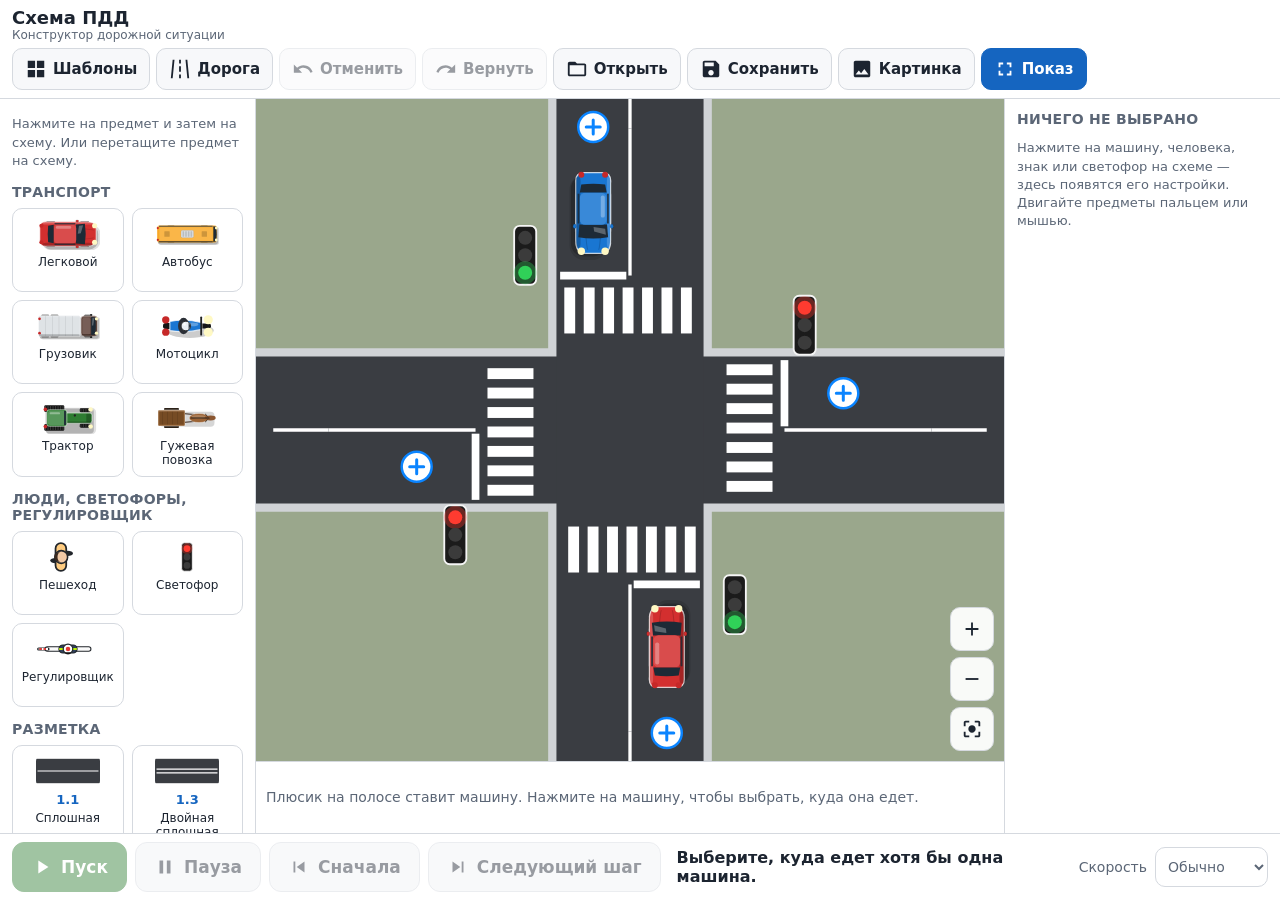
<file: index.html>
<!doctype html>
<html lang="ru">
  <head>
    <meta charset="UTF-8" />
    <link rel="icon" type="image/svg+xml" href="./favicon.svg" />
    <meta name="viewport" content="width=device-width, initial-scale=1.0, maximum-scale=1" />
    <title>Схема ПДД — конструктор дорожной ситуации</title>
    <script type="module" crossorigin src="./assets/index-DprEfQg2.js"></script>
    <link rel="stylesheet" crossorigin href="./assets/index-CvDJuKah.css">
  </head>
  <body>
    <div id="root"></div>
  </body>
</html>
</file>
<file: assets/index-CvDJuKah.css>
:root{--bg:#eef0f3;--panel:#fff;--line:#d5d9df;--text:#1c2430;--muted:#5b6676;--accent:#1565c0;--accent-soft:#e3effc;--go:#2e7d32;--danger:#c62828;color:var(--text);font-family:Segoe UI,system-ui,-apple-system,Roboto,Arial,sans-serif}*{box-sizing:border-box}html,body,#root{background:var(--bg);overscroll-behavior:none;-webkit-tap-highlight-color:transparent;-webkit-touch-callout:none;-webkit-text-size-adjust:100%;-webkit-user-select:none;user-select:none;width:100%;height:100%;margin:0;overflow:hidden}button,select,input{touch-action:manipulation}input{-webkit-user-select:text;user-select:text}button,select,input{font:inherit;color:inherit}button{cursor:pointer}button:disabled{cursor:default;opacity:.45}button:focus-visible,select:focus-visible,input:focus-visible{outline-offset:1px;outline:3px solid #90caf9}.icon{flex-shrink:0;width:22px;height:22px}.app{flex-direction:column;width:100%;height:100dvh;display:flex}.topbar{background:var(--panel);border-bottom:1px solid var(--line);flex-wrap:wrap;flex-shrink:0;align-items:center;gap:6px 12px;padding:8px 12px;display:flex}.brand{flex-direction:column;margin-right:auto;line-height:1.15;display:flex}.brand strong{font-size:18px}.brand span{color:var(--muted);font-size:12px}.top-actions{flex-wrap:wrap;gap:6px;display:flex}.tbtn{border:1px solid var(--line);background:#f7f8fa;border-radius:10px;align-items:center;gap:6px;min-height:42px;padding:0 12px;font-size:15px;font-weight:600;display:inline-flex}.tbtn:hover:not(:disabled){background:var(--accent-soft);border-color:#9fc4ec}.tbtn.is-on{background:var(--accent-soft);border-color:var(--accent)}.tbtn-show{background:var(--accent);border-color:var(--accent);color:#fff}.tbtn-show:hover:not(:disabled){background:#0d4f99;border-color:#0d4f99}.only-narrow,.only-phone,.config-pill{display:none}.more-dots{height:22px;font-size:22px;line-height:18px}.side{-webkit-overflow-scrolling:touch;overscroll-behavior:contain}@media (pointer:coarse){input,select{font-size:16px!important}}.body{flex:1;min-height:0;display:flex;position:relative}.side{background:var(--panel);flex-shrink:0;width:256px;padding:12px;overflow:hidden auto}.side-left{border-right:1px solid var(--line)}.side-right{border-left:1px solid var(--line);width:276px}.stage{background:#9aa78c;flex-direction:column;flex:1;min-width:0;display:flex;position:relative}.scheme{flex:1;min-height:0;position:relative;overflow:hidden}.zoom{flex-direction:column;gap:6px;display:flex;position:absolute;bottom:10px;right:10px}.zoom-btn{border:1px solid var(--line);background:#fffffff0;border-radius:10px;place-items:center;width:44px;height:44px;display:grid}.banner{background:#fffbe6;border-bottom:2px solid #f9a825;flex-wrap:wrap;flex:none;justify-content:space-between;align-items:center;gap:8px 14px;padding:8px 12px;font-size:15px;font-weight:600;display:flex;box-shadow:0 4px 14px #0000002e}.banner-actions{flex-wrap:wrap;gap:6px;display:flex}h3{letter-spacing:.02em;text-transform:uppercase;color:var(--muted);margin:14px 0 8px;font-size:14px}h3:first-child{margin-top:0}h4{margin:12px 0 6px;font-size:14px}.insp-title{text-transform:none;letter-spacing:0;color:var(--text);font-size:17px;line-height:1.25}.panel-hint{color:var(--muted);margin:4px 0 8px;font-size:13px;line-height:1.4}.pal-grid{grid-template-columns:1fr 1fr;gap:8px;display:grid}.pal-item{border:1px solid var(--line);text-align:center;touch-action:pan-y;-webkit-user-select:none;user-select:none;background:#fff;border-radius:10px;flex-direction:column;align-items:center;gap:4px;min-width:0;min-height:84px;padding:8px 6px;display:flex}.pal-item:hover{background:#f4f9ff;border-color:#9fc4ec}.pal-item.is-armed{border:2px solid var(--accent);background:var(--accent-soft)}.pal-art{place-items:center;min-height:34px;display:grid}.pal-road{border-radius:6px}.pal-code{color:var(--accent);font-size:13px;font-weight:800}.pal-label{color:var(--text);-webkit-line-clamp:3;line-clamp:3;-webkit-box-orient:vertical;font-size:12px;line-height:1.2;display:-webkit-box;overflow:hidden}.drag-ghost{z-index:100;background:var(--accent);color:#fff;pointer-events:none;border-radius:8px;padding:6px 10px;font-size:13px;position:fixed;transform:translate(12px,12px)}.btn{border:1px solid var(--line);background:#f7f8fa;border-radius:10px;justify-content:center;align-items:center;gap:6px;min-height:40px;padding:0 12px;font-size:14px;font-weight:600;display:inline-flex}.btn:hover:not(:disabled){background:var(--accent-soft)}.btn-primary{background:var(--accent);border-color:var(--accent);color:#fff}.btn-primary:hover:not(:disabled){background:#0d4f99}.btn-danger{color:var(--danger);border-color:#e7b4b4}.btn-row{flex-wrap:wrap;gap:6px;display:flex}.insp-actions{margin-top:16px}.swatches{flex-wrap:wrap;gap:8px;display:flex}.swatch{border:2px solid #9aa3b0;border-radius:50%;width:32px;height:32px;padding:0}.swatch.is-on{border:3px solid var(--accent);box-shadow:inset 0 0 0 2px #fff}.seg{border:1px solid var(--line);border-radius:10px;display:flex;overflow:hidden}.seg-wrap{flex-wrap:wrap}.seg-btn{border:0;border-right:1px solid var(--line);background:#f7f8fa;flex:1;min-height:40px;padding:0 8px;font-size:14px;font-weight:600}.seg-btn:last-child{border-right:0}.seg-btn.is-on{background:var(--accent);color:#fff}.field{border:1px solid var(--line);background:#fff;border-radius:10px;min-height:40px;padding:0 8px}.range{width:100%}.order-row{grid-template-columns:auto 80px;align-items:center;gap:4px 10px;margin-top:10px;font-weight:600;display:grid}.order-row small{color:var(--muted);grid-column:1/-1;font-weight:400}.playbar{background:var(--panel);border-top:1px solid var(--line);flex-wrap:wrap;flex-shrink:0;align-items:center;gap:8px 16px;padding:8px 12px;display:flex}.play-buttons{gap:8px;display:flex}.pbtn{border:1px solid var(--line);background:#f1f3f6;border-radius:12px;justify-content:center;align-items:center;gap:8px;min-height:50px;padding:0 18px;font-size:17px;font-weight:700;display:inline-flex}.pbtn:hover:not(:disabled){background:var(--accent-soft)}.pbtn-go{background:var(--go);border-color:var(--go);color:#fff}.pbtn-go:hover:not(:disabled){background:#1f6a24}.play-info{flex:1;justify-content:space-between;align-items:center;gap:12px;min-width:200px;display:flex}.play-mode{gap:6px;display:flex}.play-status{font-size:16px;font-weight:600}.speed{color:var(--muted);align-items:center;gap:8px;font-size:14px;display:flex}.playbar.is-big{background:#fffffff5;justify-content:center;padding:14px 20px}.playbar.is-big .pbtn{border-radius:16px;min-height:72px;padding:0 30px;font-size:26px}.playbar.is-big .icon{width:34px;height:34px}.playbar.is-big .play-info{flex:0 auto;justify-content:center}.playbar.is-big .play-status{font-size:24px}.playbar.is-big .speed{font-size:18px}.exit-show{z-index:6;border:1px solid var(--line);background:#fffffff2;border-radius:12px;align-items:center;gap:8px;min-height:48px;padding:0 18px;font-size:17px;font-weight:700;display:inline-flex;position:absolute;top:12px;right:12px}.app.is-show .topbar,.app.is-show .side{display:none}.app.is-show{position:fixed;inset:0}.modal-back{z-index:50;background:#141c2880;place-items:center;padding:16px;display:grid;position:fixed;inset:0}.modal{background:var(--panel);border-radius:16px;width:min(680px,100%);max-height:100%;padding:18px;overflow:auto;box-shadow:0 18px 50px #00000059}.modal-head{justify-content:space-between;align-items:center;display:flex}.modal-head h2{margin:0;font-size:22px}.icon-btn{border:1px solid var(--line);background:#f7f8fa;border-radius:10px;place-items:center;width:44px;height:44px;display:grid}.tpl-grid{grid-template-columns:1fr 1fr;gap:12px;margin-top:8px;display:grid}.tpl{border:2px solid var(--line);text-align:left;background:#fff;border-radius:12px;flex-direction:column;gap:4px;padding:10px;display:flex}.tpl:hover{border-color:var(--accent);background:#f4f9ff}.tpl strong{font-size:16px}.tpl small{color:var(--muted);font-size:13px}.tpl-art{border-radius:8px;width:100%}@keyframes blink{0%,49%{opacity:1}50%,to{opacity:.1}}.blink{animation:.8s linear infinite blink}.is-paused .blink{animation-play-state:paused}@media (width<=1239px){.brand span{display:none}.tbtn{padding:0 10px;font-size:14px}}@media (width<=899px){.only-narrow{display:inline-flex}.side,.side-right{z-index:20;border:0;border-top:2px solid var(--accent);border-radius:14px 14px 0 0;width:auto;max-height:58%;display:none;position:absolute;bottom:0;left:0;right:0;box-shadow:0 -8px 24px #00000040}.side.is-open{display:block}.config-pill{z-index:6;background:var(--accent);color:#fff;border:0;border-radius:22px;align-items:center;gap:6px;min-height:44px;padding:0 14px;font-size:15px;font-weight:600;display:inline-flex;position:absolute;bottom:10px;left:10px;box-shadow:0 3px 10px #0000004d}.pal-grid{grid-template-columns:repeat(3,1fr)}}@media (width<=699px){.brand{display:none}.top-actions{grid-template-columns:repeat(6,1fr);gap:4px;width:100%;display:grid}.only-phone{display:inline-flex}.in-more{order:7;display:none}.top-actions.more-open .in-more{display:inline-flex}.ord-1{order:1}.ord-2{order:2}.ord-3{order:3}.ord-4{order:4}.ord-5{order:5}.ord-6{order:6}.topbar{padding:6px}.tbtn{flex-direction:column;justify-content:center;gap:1px;min-width:0;min-height:46px;padding:2px;font-size:11px;line-height:1.1}.tbtn span{font-size:11px}.playbar{gap:6px;padding:6px 8px}.play-buttons{grid-template-columns:repeat(4,1fr);gap:6px;width:100%;display:grid}.pbtn{flex-direction:column;gap:2px;min-height:48px;padding:2px;font-size:12px;line-height:1.1}.play-info{width:100%;min-width:0}.play-status{font-size:14px}.speed span{display:none}.banner{font-size:13px}.playbar.is-big .pbtn{min-height:62px;padding:4px 2px;font-size:15px}.playbar.is-big .icon{width:26px;height:26px}.playbar.is-big .play-status{font-size:16px}.tpl-grid{grid-template-columns:1fr}}@media (height<=500px){.topbar{padding:3px 6px}.brand{display:none}.top-actions{flex-wrap:nowrap;justify-content:space-between;width:100%}.tbtn{gap:4px;min-height:34px;padding:0 6px;font-size:12px}.tbtn .icon{width:18px;height:18px}.playbar,.playbar.is-big{flex-wrap:nowrap;gap:8px;padding:3px 6px}.play-buttons{flex:none;gap:4px}.pbtn,.playbar.is-big .pbtn{gap:4px;min-height:36px;padding:0 8px;font-size:13px}.play-info,.playbar.is-big .play-info{flex-direction:row;flex:1;gap:6px;min-width:0}.play-status,.playbar.is-big .play-status{white-space:nowrap;text-overflow:ellipsis;font-size:13px;overflow:hidden}.speed span{display:none}.side,.side-right{max-height:70%}.pal-grid{grid-template-columns:repeat(5,1fr)}}.inspector-body{flex-direction:column;display:flex}.insp-title{order:-2}.sec-route{order:-1}.selbar{z-index:5;background:var(--panel);border-top:1px solid var(--line);flex-direction:column;flex:none;justify-content:center;gap:6px;min-height:72px;padding:8px 10px;display:flex}.selbar-hint{color:var(--muted);margin:0;font-size:14px;line-height:1.35}.selbar-title{font-size:15px;font-weight:700;line-height:1.2}.chips{scrollbar-width:none;-webkit-overflow-scrolling:touch;align-items:center;gap:6px;display:flex;overflow-x:auto}.chips::-webkit-scrollbar{display:none}.chip{border:1.5px solid var(--line);min-height:38px;color:var(--text);font:inherit;white-space:nowrap;background:#fff;border-radius:10px;flex:none;padding:0 11px;font-size:14px;font-weight:600}.chip.only-narrow{display:none}.chip.is-on{border-color:var(--accent);background:var(--accent-soft)}.chip-primary{border-color:var(--accent);background:var(--accent);color:#fff;align-self:flex-start}.chip-danger{color:var(--danger)}.chip-art{flex-direction:column;align-items:center;gap:1px;padding:3px 8px;font-size:12px;display:inline-flex}.chip-art svg{width:52px;height:24px}.selbar .swatch{flex:none}@media (width<=899px){.chip.only-narrow{display:inline-block}}@media (height<=500px){.selbar{gap:3px;min-height:0;padding:4px 8px}.selbar-hint,.selbar-title{font-size:13px}.chip{min-height:32px}}@media (width<=699px){.tpl-grid{grid-template-columns:1fr 1fr;gap:8px}.tpl{padding:6px}.tpl strong{font-size:14px;line-height:1.2}.tpl small{display:none}}@media (height<=500px){.selbar-title{display:none}}@media (width<=699px){.play-mode{width:100%}.play-mode .chip{flex:1}}@media (height<=500px){.play-mode .chip{min-height:32px;padding:0 8px;font-size:13px}}.road-sheet{z-index:40;background:var(--panel);border-radius:16px;width:min(380px,100% - 24px);max-height:min(70vh,640px);padding:14px 16px;position:fixed;bottom:12px;right:12px;overflow:auto;box-shadow:0 12px 40px #0000004d}.road-sheet h2{font-size:19px}.road-sheet h3{color:var(--muted);margin:12px 0 4px;font-size:15px}.road-row{justify-content:space-between;align-items:center;gap:10px;min-height:48px;font-size:16px;display:flex}.road-count{align-items:center;gap:10px;display:flex}.road-count strong,.road-count b{text-align:center;min-width:18px;font-size:18px}.road-toggle input{width:24px;height:24px}.road-toggle.is-off{opacity:.45}.road-sides{grid-template-columns:repeat(4,1fr);gap:6px;display:grid}.road-sides .btn{justify-content:center;padding-left:4px;padding-right:4px}.road-sides .btn.is-on{border-color:var(--accent);background:var(--accent-soft);color:var(--accent);font-weight:700}.road-cant{gap:10px;display:grid}@media (width<=699px){.road-sheet{width:100%;max-height:48vh;padding:10px 14px calc(12px + env(safe-area-inset-bottom));border-radius:16px 16px 0 0;bottom:0;left:0;right:0}.road-row{min-height:44px}}.road-sides .btn.is-empty:not(.is-on){opacity:.55;border-style:dashed}.road-body>section{margin-top:6px}.pal-search{box-sizing:border-box;border:1px solid var(--line);background:#fff;border-radius:10px;width:100%;margin:0 0 8px;padding:10px 12px;font-size:16px}.pal-group{border:1px solid var(--line);background:#fafbfc;border-radius:10px;margin:0 0 6px}.pal-group>summary{cursor:pointer;padding:10px 12px;font-size:14px;font-weight:700;list-style-position:inside}.pal-group>.pal-grid{padding:0 8px 8px}.pal-count{color:var(--muted);font-weight:400}.pal-empty{color:var(--muted);font-size:13px}
</file>
